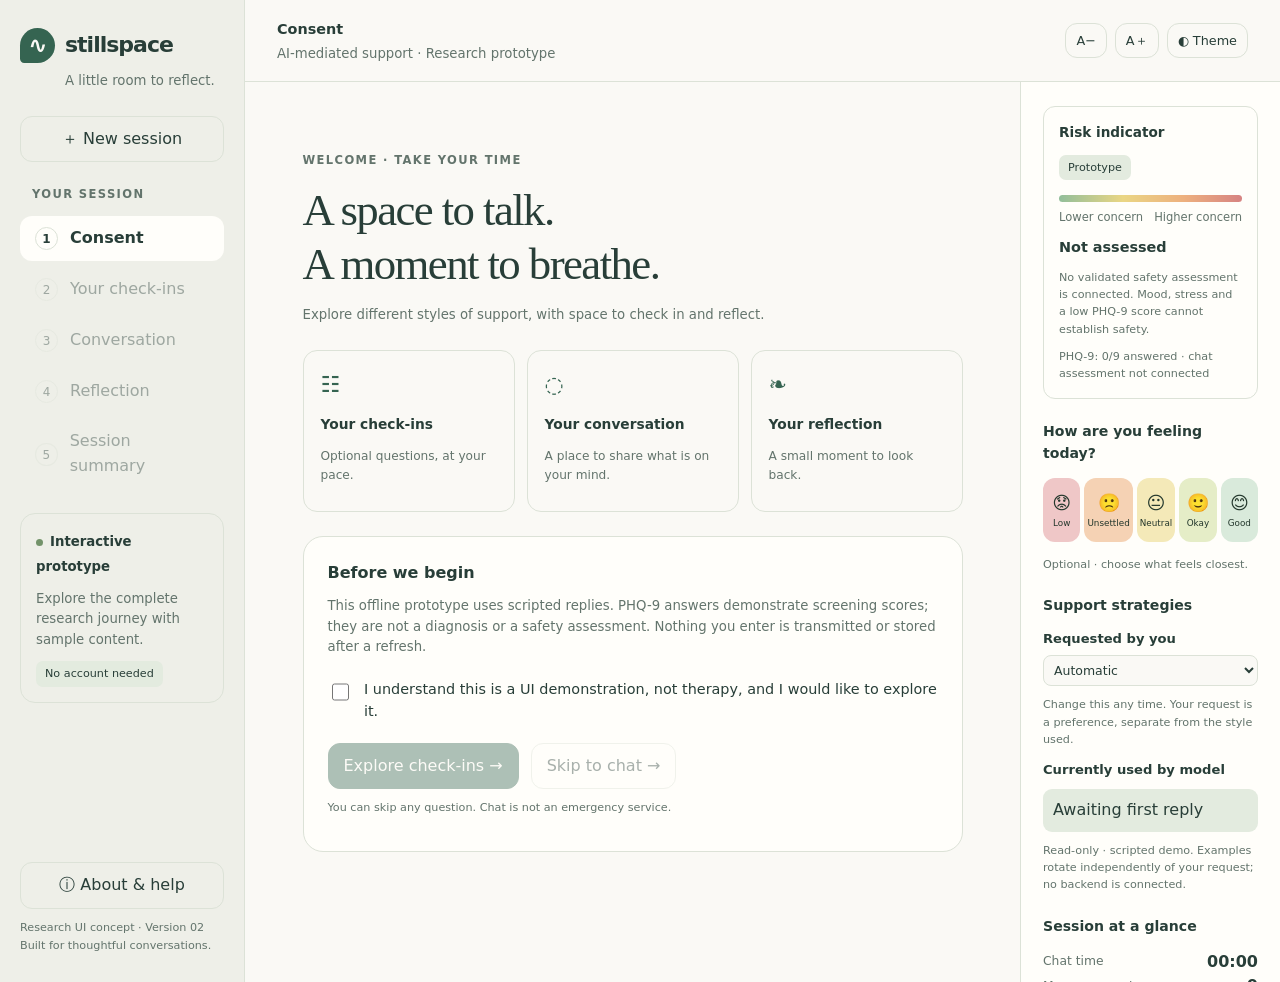
<file: docs/mockup/Stillspace-2.html>
<!doctype html><html lang="en"><head><meta charset="utf-8"><meta name="viewport" content="width=device-width,initial-scale=1"><title>Stillspace · Support research prototype</title><style>
:root{--bg:#faf9f5;--panel:#fffefa;--side:#eeefe8;--ink:#283e38;--muted:#63746c;--line:#dce2d7;--green:#356451;--soft:#e3ebdf;--gold:#f3e8c6;--user:#eaf0e5;font-size:16px}*{box-sizing:border-box}body{margin:0;background:var(--bg);color:var(--ink);font-family:Inter,ui-sans-serif,system-ui,sans-serif;line-height:1.55}body.dark{--bg:#18221e;--panel:#202d26;--side:#142019;--ink:#e6ede4;--muted:#b0c0b5;--line:#3b4c40;--green:#a5cdb4;--soft:#334d3d;--gold:#51492e;--user:#304737}button,input,textarea,select{font:inherit}button,a,select,input{touch-action:manipulation}button{cursor:pointer;color:inherit;background:transparent;border:1px solid var(--line);border-radius:12px;padding:10px 15px}button:hover{background:var(--soft)}button:focus-visible,select:focus-visible,textarea:focus-visible,input:focus-visible,a:focus-visible{outline:3px solid #b58b31;outline-offset:3px}button:disabled{opacity:.4;cursor:not-allowed}.primary{background:var(--green);color:var(--bg);border-color:var(--green)}.primary:hover{filter:brightness(.92);background:var(--green)}.shell{display:grid;grid-template-columns:245px minmax(0,1fr);min-height:100dvh}.sidebar{background:var(--side);padding:28px 20px;display:flex;flex-direction:column;gap:24px;border-right:1px solid var(--line)}.brand{display:flex;align-items:center;gap:10px;font-size:22px;font-weight:650;letter-spacing:-1px}.logo{width:35px;height:35px;border-radius:50% 50% 50% 12%;background:var(--green);display:grid;place-items:center;color:var(--bg);font-size:23px}.caption,.eyebrow{font-size:.72rem;letter-spacing:.12em;text-transform:uppercase;color:var(--muted);font-weight:650}.sub{font-size:.83rem;color:var(--muted)}nav{display:grid;gap:6px}nav button{text-align:left;border:0;display:flex;align-items:center;gap:12px}nav button.active{background:var(--panel);font-weight:650}.stepnum{font-size:.75rem;border:1px solid var(--line);border-radius:50%;width:23px;height:23px;text-align:center;line-height:22px}.sessionbox{border:1px solid var(--line);padding:15px;border-radius:15px}.dot{display:inline-block;width:7px;height:7px;border-radius:50%;background:#73936a;margin-right:7px}.sidebar footer{margin-top:auto;display:grid;gap:10px}.top{height:82px;border-bottom:1px solid var(--line);display:flex;align-items:center;justify-content:space-between;padding:0 32px;gap:15px}.top strong{font-size:.9rem}.top .sub{margin-top:2px}.tools{display:flex;gap:8px;align-items:center}.tools button{padding:7px 10px;font-size:.8rem}main{min-width:0}.workspace{display:grid;grid-template-columns:minmax(0,1fr) 260px;min-height:calc(100dvh - 82px)}.center{padding:35px 40px 20px;min-width:0}.rail{border-left:1px solid var(--line);padding:30px 22px;background:var(--panel)}.rail h3{font-size:.88rem;margin:0 0 12px}.rail section{margin-bottom:28px}.tag{display:inline-block;padding:4px 9px;background:var(--soft);border-radius:7px;font-size:.7rem;color:var(--ink)}h1,h2{font-family:Georgia,serif;font-weight:400;letter-spacing:-.035em;line-height:1.2}h1{font-size:2.8rem;margin:14px 0}h2{font-size:2rem;margin:10px 0 18px}p{margin:10px 0}.intro{max-width:660px;margin:35px auto}.leaf{font-size:32px;width:70px;height:70px;border-radius:24px;background:var(--soft);display:grid;place-items:center}.card{border:1px solid var(--line);background:var(--panel);border-radius:20px;padding:24px;margin:22px 0}.row{display:flex;align-items:center;gap:12px;flex-wrap:wrap}.split{display:grid;grid-template-columns:1fr 1fr;gap:15px}.check{display:flex;align-items:flex-start;gap:12px;font-size:.9rem;margin:20px 0}.check input{width:18px;height:18px;margin-top:5px;accent-color:var(--green)}.note{background:var(--gold);border-radius:12px;padding:12px 15px;font-size:.82rem}.actions{display:flex;justify-content:space-between;gap:10px;margin-top:26px}.survey{max-width:680px;margin:12px auto}.question{padding:19px 0;border-bottom:1px solid var(--line)}.question label{display:block;font-weight:550;margin-bottom:10px}.scale{display:flex;gap:8px}.scale label{flex:1;margin:0}.scale input{position:absolute;opacity:0}.scale span{display:block;border:1px solid var(--line);border-radius:10px;text-align:center;padding:9px}.scale input:checked+span{background:var(--green);color:var(--bg)}.scale input:focus-visible+span{outline:3px solid #b58b31}.ends{display:flex;justify-content:space-between;font-size:.72rem;color:var(--muted);margin-top:5px}.moods{display:flex;gap:7px;margin:14px 0}.moods button{flex:1;font-size:20px;padding:10px 2px}.moods button.selected{background:var(--soft);border-color:var(--green)}.chat{height:calc(100dvh - 145px);display:flex;flex-direction:column;max-width:800px;margin:auto}.chathead{display:flex;justify-content:space-between;align-items:center;padding-bottom:15px;border-bottom:1px solid var(--line)}.messages{overflow-y:auto;flex:1;padding:25px 0;scroll-behavior:smooth}.message{margin:0 0 23px;max-width:90%;font-size:.95rem}.message.user{margin-left:auto;background:var(--user);border-radius:18px 18px 4px 18px;padding:14px 19px;max-width:80%}.author{font-size:.72rem;font-weight:700;display:flex;align-items:center;gap:8px;margin-bottom:8px}.strategybadge{font-size:.65rem;font-weight:400;color:var(--muted)}.composer{background:var(--panel);border:1px solid var(--line);border-radius:18px;padding:13px;box-shadow:0 8px 30px #233a2510}.composer textarea{resize:vertical;min-height:60px;max-height:160px;width:100%;border:0;background:transparent;color:var(--ink);outline-offset:0}.composerfooter{display:flex;align-items:center;justify-content:space-between;gap:8px}.composer select,.rail select{max-width:100%;border:1px solid var(--line);background:var(--bg);color:var(--ink);border-radius:8px;padding:6px;font-size:.78rem}.promptchips{display:flex;gap:7px;flex-wrap:wrap;margin:12px 0}.promptchips button{font-size:.75rem;padding:7px 10px}.tiny{font-size:.7rem;color:var(--muted)}.metric{background:var(--soft);padding:18px;border-radius:15px}.metric strong{font-size:1.8rem;display:block;font-weight:500}.bar{height:7px;background:var(--line);border-radius:5px;overflow:hidden;margin:8px 0 14px}.bar div{height:100%;background:var(--green);border-radius:5px}.mobilemenu{display:none}.helpdialog{border:1px solid var(--line);background:var(--panel);color:var(--ink);border-radius:20px;max-width:500px;padding:28px}dialog::backdrop{background:#12251b77}.toast{position:fixed;bottom:22px;left:50%;transform:translateX(-50%);background:var(--ink);color:var(--bg);padding:10px 18px;border-radius:12px;z-index:10}a{color:var(--green)}@media(min-width:1450px){.center{padding-left:70px;padding-right:70px}}@media(max-width:1150px){.workspace{grid-template-columns:minmax(0,1fr)}.rail{display:none}.sidebar{width:220px}.shell{grid-template-columns:220px minmax(0,1fr)}}@media(max-width:700px){.shell{display:block}.sidebar{display:none;width:100%;border-bottom:1px solid var(--line);padding:18px}.shell.menu .sidebar{display:flex}.sidebar footer,.sessionbox{display:none}.sidebar nav{grid-template-columns:1fr 1fr}.top{height:72px;padding:0 14px}.mobilemenu{display:inline-block}.top .sub{display:none}.tools{gap:4px}.tools button{padding:7px}.center{padding:22px 18px}.intro{margin:10px auto}h1{font-size:2.2rem}.card{padding:20px}.chat{height:calc(100dvh - 116px)}.split{gap:10px}.message{max-width:97%}.chathead strong{font-size:.9rem}.chathead button{font-size:.75rem;padding:8px}.tools .fontdown{display:none}}@media(prefers-reduced-motion:reduce){*{scroll-behavior:auto!important}}

.journey{display:grid;grid-template-columns:repeat(3,1fr);gap:12px;margin:24px 0}.journey article{border:1px solid var(--line);border-radius:14px;padding:17px}.journey .symbol{display:block;font-size:22px;margin-bottom:10px;color:var(--green)}.journey strong{font-size:.86rem}.journey p{font-size:.76rem;color:var(--muted)}.tabs{display:flex;gap:8px;flex-wrap:wrap;margin:24px 0 16px}.tabs button{font-size:.8rem}.tabs button[aria-selected=true]{background:var(--soft);border-color:var(--green)}.surveybar{position:sticky;top:0;z-index:2;background:var(--bg);padding:12px 0;border-bottom:1px solid var(--line);display:flex;justify-content:space-between;align-items:center;gap:10px}.surveybar .sub{font-size:.75rem}.textbutton{border:0;padding:7px 0;text-decoration:underline;text-underline-offset:4px;color:var(--muted);font-size:.76rem}.phqrow{border-bottom:1px solid var(--line);padding:22px 0}.phqrow:last-child{border:0}.phqrow legend{padding:0;font-weight:550;font-size:.92rem}.phqrow fieldset,fieldset.phqrow{border-left:0;border-top:0;border-right:0;margin:0;min-width:0}.responsegrid{display:grid;grid-template-columns:repeat(4,1fr);gap:8px;margin-top:14px}.responsegrid label{cursor:pointer;position:relative}.responsegrid input,.numberline input,.choices input{position:absolute;opacity:0;width:1px;height:1px}.responsegrid span{height:100%;min-height:76px;display:flex;flex-direction:column;justify-content:center;gap:4px;padding:11px 7px;text-align:center;border-radius:11px;border:1px solid var(--line);font-size:.72rem;color:#24362c;background:var(--tone);transition:box-shadow .15s}.responsegrid b{font-size:.95rem;font-weight:650}.responsegrid input:checked+span{box-shadow:inset 0 0 0 2px #263e32;outline:2px solid var(--tone);outline-offset:2px}.responsegrid input:checked+span:after{content:'✓ Selected';font-size:.62rem}.responsegrid input:focus-visible+span,.numberline input:focus-visible+span,.choices input:focus-visible+span{outline:3px solid #98711f;outline-offset:3px}.gradient{height:10px;position:relative;border-radius:10px;background:linear-gradient(90deg,#76ae82 0%,#e5cc66 35%,#e99d5f 68%,#cc6464 100%);margin:15px 0 7px}.gradient.reverse{background:linear-gradient(90deg,#cc6464,#e99d5f,#e5cc66,#76ae82)}.marker{position:absolute;left:var(--position);top:-5px;transform:translateX(-50%);width:4px;height:20px;background:var(--ink);border:1px solid var(--panel);border-radius:4px}.scorebox{padding:20px;border:1px solid var(--line);border-radius:15px;background:var(--panel);margin:18px 0}.scorebox strong{font-size:1.45rem;font-weight:550}.scorebox .sub{margin-top:5px}.numberline{display:grid;grid-template-columns:repeat(11,minmax(0,1fr));gap:4px;margin-top:15px}.numberline label{cursor:pointer;min-width:0}.numberline span{display:grid;place-items:center;border-radius:8px;border:1px solid var(--line);padding:10px 0;font-size:.82rem;background:var(--tone);color:#20342a}.numberline input:checked+span{outline:2px solid var(--ink);outline-offset:2px;font-weight:750}.choices{display:flex;gap:10px;margin-top:14px}.choices label{flex:1;cursor:pointer}.choices span{display:block;text-align:center;padding:12px;border:1px solid var(--line);border-radius:10px;font-size:.86rem}.choices input:checked+span{background:var(--soft);border-color:var(--green);box-shadow:inset 0 0 0 1px var(--green)}.labelblock{display:block;font-size:.82rem;font-weight:600;margin:12px 0 6px}.field{width:100%;padding:11px;border:1px solid var(--line);border-radius:9px;background:var(--bg);color:var(--ink)}.riskbox{border:1px solid var(--line);border-radius:12px;padding:15px;margin-bottom:22px}.riskbox strong{font-size:.85rem}.riskbox .gradient{height:7px;opacity:.8}.riskstatus{font-size:.9rem;font-weight:600;margin-top:9px}.followup{border:1px solid #b2684c;background:var(--gold);border-radius:12px;padding:16px;margin:16px 0}.followup p{font-size:.82rem}.mobilecontext{display:none}.rail{padding-top:24px}.rail section{margin-bottom:22px}.moods button{background:var(--tone);color:#22362b;border:1px solid transparent}.moods button.selected{background:var(--tone);border:2px solid #243e2f;box-shadow:0 0 0 2px var(--panel),0 0 0 3px var(--ink)}.moods small{display:block;font-size:.55rem}.rail .moods{gap:4px}.rail .moods button{font-size:18px}.rail .sub{font-size:.77rem}.rail h2{font-size:1.4rem!important}.rail select{width:100%}.strategyused{display:block;padding:9px 10px;background:var(--soft);border-radius:9px;margin:8px 0}.chat{height:calc(100dvh - 145px)}.chathead{gap:12px}.chatreturn{font-size:.73rem}.daycontrols{display:flex;gap:8px;flex-wrap:wrap;margin-top:15px}.daycontrols button{font-size:.76rem}.noscore{color:var(--muted)}@media(max-width:1150px){.mobilecontext{display:block;margin:0 0 20px}.mobilecontext summary{font-size:.8rem;padding:10px 12px;cursor:pointer;border:1px solid var(--line);border-radius:10px}.mobilecontext .contextbody{padding:16px;background:var(--panel);border:1px solid var(--line);border-radius:12px;margin-top:8px}.chat{height:auto;min-height:65dvh}.messages{min-height:200px;max-height:45dvh}}@media(max-width:700px){.journey{grid-template-columns:1fr;gap:8px}.journey article{display:grid;grid-template-columns:28px 1fr;gap:0 10px;padding:12px}.journey .symbol{grid-row:span 2;margin:0}.journey p{margin:3px 0 0}.responsegrid{gap:5px}.responsegrid span{font-size:.65rem;padding:8px 4px;min-height:90px}.numberline{gap:3px}.numberline span{font-size:.7rem;border-radius:6px;padding:12px 0}.choices{gap:6px}.choices span{padding:10px 5px}.surveybar{flex-wrap:wrap}.tabs button{font-size:.72rem;padding:9px}.card{padding:18px}.survey .card{margin-top:16px}.tools .fontdown{display:inline-block}.top .tools button{font-size:.7rem}.top{gap:8px}.top strong{font-size:.8rem}.chathead{flex-wrap:wrap}.scorebox{padding:16px}}
@media(min-width:1151px){.rail{position:sticky;top:0;align-self:start;max-height:100dvh;overflow-y:auto}}
</style></head><body><div class="shell" id="shell"><aside class="sidebar"><div><div class="brand"><span class="logo">∿</span>stillspace</div><div class="sub" style="margin:8px 0 0 45px">A little room to reflect.</div></div><button id="newSession">＋ New session</button><div><div class="caption" style="margin:0 12px 12px">Your session</div><nav id="nav"></nav></div><div class="sessionbox"><span class="dot"></span><strong style="font-size:.83rem">Interactive prototype</strong><p class="sub">Explore the complete research journey with sample content.</p><span class="tag">No account needed</span></div><footer><button data-help>ⓘ About & help</button><div class="tiny">Research UI concept · Version 02<br>Built for thoughtful conversations.</div></footer></aside><main><header class="top"><div class="row"><button class="mobilemenu" aria-label="Toggle navigation" id="menu">☰</button><div><strong id="pagetitle">Welcome to Stillspace</strong><div class="sub">AI-mediated support · Research prototype</div></div></div><div class="tools"><button class="fontdown" id="smaller" aria-label="Decrease text size">A−</button><button id="larger" aria-label="Increase text size">A＋</button><button id="theme" aria-label="Toggle dark mode">◐ Theme</button></div></header><div class="workspace"><section class="center" id="view"></section><aside class="rail" id="rail"></aside></div></main></div><dialog id="help" class="helpdialog"><div class="eyebrow">About Stillspace</div><h2>A prototype for your research.</h2><p>This downloadable interface demonstrates consent, surveys, mood check-ins and different support styles. All replies are prewritten examples; no AI service is connected.</p><p class="sub">Survey wording is provisional. No data is sent anywhere or retained after a refresh. This demo is not therapy or an emergency service. If you need urgent help, contact local emergency services or someone you trust.</p><button class="primary" id="closeHelp">Got it</button></dialog><div id="status" role="status" aria-live="polite"></div><script>
'use strict';
const $=id=>document.getElementById(id);
const strategies=['Validation','Reflection','Reassurance','Advice'];
const names=['Consent','Your check-ins','Conversation','Reflection','Session summary'];
const options=['Not at all','Several days','More than half the days','Nearly every day'];
const phqQuestions=['Little interest or pleasure in doing things','Feeling down, depressed, or hopeless','Trouble falling or staying asleep, or sleeping too much','Feeling tired or having little energy','Poor appetite or overeating','Feeling bad about yourself — or that you are a failure or have let yourself or your family down','Trouble concentrating on things, such as reading the newspaper or watching television','Moving or speaking so slowly that other people could have noticed. Or the opposite — being so fidgety or restless that you have been moving around a lot more than usual','Thoughts that you would be better off dead, or of hurting yourself'];
const tones=['#d9eadb','#f4e9b8','#f5d2b4','#efc7c7'];
const replies={Validation:'It makes sense to want space to talk about what is on your mind. This is a scripted example of acknowledging a feeling. What would you like to feel understood about?',Reflection:'Sometimes it helps to slow down and name the part that feels most important. This is a scripted example of reflection. What would you like to explore?',Reassurance:'You do not have to figure everything out in this moment. This scripted example offers gentle reassurance. What would feel supportive right now?',Advice:'If you would like a practical step, you could pause and choose one small thing within your control. This is a sample suggestion, not personalised guidance. Would you prefer to explore a next step or keep talking?'};
let step=0,unlocked=0,consent=false,font=16,preferred='Automatic',implemented=null,mood=null,tab='fortnight',messages=[],phq={},extra={},daily={},setup={},post={},busy=false,epoch=0,started=null,elapsed=0,day=0,setupDone=false,lastDaily=null,lastFortnight=null;
function esc(s){const d=document.createElement('div');d.textContent=String(s);return d.innerHTML}
function format(ms){let s=Math.floor(ms/1000);return String(Math.floor(s/60)).padStart(2,'0')+':'+String(s%60).padStart(2,'0')}
function go(n){if(n>unlocked)return;if(step===2&&n!==2&&started){elapsed+=Date.now()-started;started=null}if(n===2&&!started)started=Date.now();step=n;render();$('shell').classList.remove('menu');window.scrollTo(0,0)}
function advance(){unlocked=Math.max(unlocked,step+1);go(step+1)}
function enterChat(){unlocked=Math.max(unlocked,2);go(2)}
function nav(){$('nav').innerHTML=names.map((n,i)=>`<button class="${i===step?'active':''}" ${i>unlocked?'disabled':''} data-step="${i}" ${i===step?'aria-current="step"':''}><span class="stepnum">${i<step?'✓':i+1}</span>${n}</button>`).join('');document.querySelectorAll('[data-step]').forEach(b=>b.onclick=()=>go(+b.dataset.step));$('pagetitle').textContent=names[step]}
function risk(){const flag=phq[8]>0;return `<div class="riskbox"><div class="row" style="justify-content:space-between"><strong>Risk indicator</strong><span class="tag">Prototype</span></div><div class="gradient">${flag?'<i class="marker" style="--position:92%"></i>':''}</div><div class="ends"><span>Lower concern</span><span>Higher concern</span></div><div class="riskstatus">${flag?'Follow-up needed':'Not assessed'}</div><p class="tiny">${flag?'A response to PHQ-9 item 9 needs a human follow-up. This is not a calculated risk level.':'No validated safety assessment is connected. Mood, stress and a low PHQ-9 score cannot establish safety.'}</p><div class="tiny">PHQ-9: ${Object.keys(phq).length}/9 answered · chat assessment not connected</div></div>`}
function support(){return `<h3>Support strategies</h3><label class="labelblock" for="preferred">Requested by you</label><select class="field" id="preferred"><option>Automatic</option>${strategies.map(s=>`<option ${preferred===s?'selected':''}>${s}</option>`).join('')}</select><p class="tiny">Change this any time. Your request is a preference, separate from the style used.</p><div class="labelblock">Currently used by model</div><output class="strategyused">${implemented||'Awaiting first reply'}</output><p class="tiny">Read-only · scripted demo. Examples rotate independently of your request; no backend is connected.</p>`}
function moodHtml(){return `<h3>How are you feeling today?</h3><div class="moods">${[['😟','Low'],['🙁','Unsettled'],['😐','Neutral'],['🙂','Okay'],['😊','Good']].map(([e,n],i)=>`<button style="--tone:${['#efc7c7','#f5d2b4','#f4e9b8','#e5edc7','#d9eadb'][i]}" aria-label="${n}" aria-pressed="${mood===i}" class="${mood===i?'selected':''}" data-mood="${i}">${e}<small>${n}</small></button>`).join('')}</div><p class="tiny">${mood===null?'Optional · choose what feels closest.':'Mood selected for today. You can change it.'}</p>`}
function renderContext(){$('rail').innerHTML=risk()+`<section>${moodHtml()}</section><section>${support()}</section><section><h3>Session at a glance</h3><div class="row" style="justify-content:space-between"><span class="sub">Chat time</span><strong data-clock>${format(elapsed+(started?Date.now()-started:0))}</strong></div><div class="row" style="justify-content:space-between"><span class="sub">Messages sent</span><strong>${messages.filter(m=>m.role==='user').length}</strong></div></section><button data-help style="width:100%">About this demo ↗</button>`;const mobile=$('mobilecontext');if(mobile)mobile.innerHTML=`<summary>Risk: ${phq[8]>0?'follow-up needed':'not assessed'} · Support & mood ▾</summary><div class="contextbody">${risk()}${moodHtml()}${support().replaceAll('preferred','mobilepreferred')}</div>`;bindContext()}
function bindContext(){document.querySelectorAll('[data-mood]').forEach(b=>b.onclick=()=>{mood=+b.dataset.mood;renderContext();if(step===1&&tab==='daily')survey()});['preferred','mobilepreferred','setupstyle'].forEach(id=>{const e=$(id);if(e){e.value=preferred;e.onchange=()=>{preferred=e.value;setup.preferred=preferred;renderContext();if($('setupstyle'))$('setupstyle').value=preferred}}});document.querySelectorAll('[data-help]').forEach(b=>b.onclick=()=>$('help').showModal())}
function render(){nav();if(step===0)welcome();if(step===1)survey();if(step===2)chat();if(step===3)reflection();if(step===4)summary();renderContext()}
function mobile(){return '<details class="mobilecontext" id="mobilecontext"></details>'}
function welcome(){$('view').innerHTML=`<div class="intro"><div class="eyebrow">Welcome · take your time</div><h1>A space to talk.<br>A moment to breathe.</h1><p class="sub">Explore different styles of support, with space to check in and reflect.</p><div class="journey"><article><span class="symbol">☷</span><strong>Your check-ins</strong><p>Optional questions, at your pace.</p></article><article><span class="symbol">◌</span><strong>Your conversation</strong><p>A place to share what is on your mind.</p></article><article><span class="symbol">❧</span><strong>Your reflection</strong><p>A small moment to look back.</p></article></div><div class="card"><strong>Before we begin</strong><p class="sub">This offline prototype uses scripted replies. PHQ-9 answers demonstrate screening scores; they are not a diagnosis or a safety assessment. Nothing you enter is transmitted or stored after a refresh.</p><label class="check"><input type="checkbox" id="agree" ${consent?'checked':''}><span>I understand this is a UI demonstration, not therapy, and I would like to explore it.</span></label><div class="row"><button class="primary" id="begin" ${consent?'':'disabled'}>Explore check-ins →</button><button id="direct" ${consent?'':'disabled'}>Skip to chat →</button></div><p class="tiny">You can skip any question. Chat is not an emergency service.</p></div></div>`;$('agree').onchange=e=>{consent=e.target.checked;$('begin').disabled=$('direct').disabled=!consent};$('begin').onclick=advance;$('direct').onclick=enterChat}
function score(){const count=Object.keys(phq).length;const total=Object.values(phq).reduce((a,b)=>a+b,0);const complete=count===9;const band=total<5?'Minimal':total<10?'Mild':total<15?'Moderate':total<20?'Moderately severe':'Severe';return `<div class="scorebox"><div class="row" style="justify-content:space-between"><div><div class="eyebrow">Depression score · PHQ-9</div><strong>${complete?total+' / 27':count?total+' so far':'— / 27'}</strong></div><span class="tag">${count}/9 answered</span></div><div class="gradient">${count?`<i class="marker" style="--position:${Math.max(1,Math.min(99,total/27*100))}%"></i>`:''}</div><div class="ends"><span>0 · Minimal</span><span>27 · Severe</span></div><p class="sub">${complete?band+' symptom range · screening result, not a diagnosis.':'Incomplete · no severity result. Unanswered questions are not scored as zero.'}</p></div>`}
function alertHtml(){return phq[8]>0?`<div class="followup" role="status"><strong>A human follow-up matters here.</strong><p>Thank you for answering. This demo cannot assess your immediate safety or contact anyone. If this reflects how you feel, consider reaching out to a trusted person or qualified mental health professional. If you may act on these thoughts now, contact local emergency services.</p><p class="tiny">This notice is triggered by item 9 independently of the total score. You can continue or skip to the chat.</p></div>`:''}
function questionHeader(q){return `<legend>${esc(q)}</legend>`}
function skipButton(group,key){return `<button type="button" class="textbutton" data-skipgroup="${group}" data-skipkey="${key}">Skip for now</button>`}
function phqHtml(){return `<div id="score">${score()}</div><div class="card"><div class="eyebrow">Every two weeks · 9 questions</div><h2 style="font-size:1.65rem">A check-in over time</h2><p class="sub">Over the last 2 weeks, how often have you been bothered by any of the following problems?</p>${phqQuestions.map((q,i)=>`<fieldset class="phqrow">${questionHeader((i+1)+'. '+q)}<div class="responsegrid">${options.map((o,v)=>`<label><input type="radio" name="phq${i}" data-group="phq" data-key="${i}" value="${v}" ${phq[i]===v?'checked':''}><span style="--tone:${tones[v]}"><b>${v}</b>${o}</span></label>`).join('')}</div>${skipButton('phq',i)}</fieldset>`).join('')}<div id="followup">${alertHtml()}</div><p class="tiny">PHQ-9 · Developed by Drs. Robert L. Spitzer, Janet B. W. Williams, Kurt Kroenke and colleagues. <a href="https://med.stanford.edu/fastlab/research/imapp/_jcr_content/main/accordion_copy/accordion_content3/download_256324296/file.res/PHQ9%20id%20date%2008.03.pdf" target="_blank" rel="noopener">Original questionnaire ↗</a></p></div><div class="card"><div class="eyebrow">After the nine questions</div><h2 style="font-size:1.65rem">A little more context</h2><fieldset class="phqrow">${questionHeader('How difficult have these problems made work, home life or getting along with others?')}<div class="choices" style="flex-wrap:wrap">${['Not difficult at all','Somewhat difficult','Very difficult','Extremely difficult'].map(v=>`<label><input type="radio" name="difficulty" data-group="extra" data-key="difficulty" value="${v}" ${extra.difficulty===v?'checked':''}><span>${v}</span></label>`).join('')}</div><p class="tiny">PHQ-9 functional impact follow-up · not included in the 0–27 score.</p>${skipButton('extra','difficulty')}</fieldset>${scaleQuestion('wellbeing','How would you rate your overall mental well-being currently?','Very poor','Very good',true,extra)}${scaleQuestion('stress','How would you rate your stress levels on average?','No stress','Extremely high stress',false,extra)}${yesNo('support','Do you feel supported by your family and friends regarding your mental health?','extra',extra)}<p class="tiny">Additional well-being questions are separate from PHQ-9 scoring. Scale adapted to 0–10 for this prototype. <a target="_blank" rel="noopener" href="https://www.zonkafeedback.com/blog/mental-health-survey-questions">Question reference ↗</a></p></div>`}
function tone(v,reverse){const idx=Math.round((reverse?10-v:v)/10*3);return tones[idx]}
function scaleQuestion(key,q,left,right,reverse,data,group='extra'){return `<fieldset class="phqrow">${questionHeader(q)}<div class="numberline" role="group" aria-label="${esc(q)}">${Array.from({length:11},(_,v)=>`<label><input type="radio" name="${key}" value="${v}" data-group="${group}" data-key="${key}" ${data[key]===v?'checked':''}><span style="--tone:${tone(v,reverse)}">${v}</span></label>`).join('')}</div><div class="gradient ${reverse?'reverse':''}">${data[key]!==undefined?`<i class="marker" style="--position:${Math.max(1,Math.min(99,data[key]*10))}%"></i>`:''}</div><div class="ends"><span>0 · ${left}</span><span>10 · ${right}</span></div><p class="tiny" data-selection="${key}">${data[key]!==undefined?'Selected: '+data[key]+' / 10':'No answer selected'}</p>${skipButton(group,key)}</fieldset>`}
function yesNo(key,q,group,data){return `<fieldset class="phqrow">${questionHeader(q)}<div class="choices">${['Yes','No','Not sure'].map(v=>`<label><input type="radio" name="${group+key}" data-group="${group}" data-key="${key}" value="${v}" ${data[key]===v?'checked':''}><span>${v}</span></label>`).join('')}</div>${skipButton(group,key)}</fieldset>`}
function setupHtml(){return `<div class="card"><span class="tag">Once at setup</span><h2 style="font-size:1.65rem">Make this space yours.</h2><p class="sub">These questions are asked once. Your preferred support style remains editable later.</p><label class="labelblock" for="dob">Date of birth · optional</label><input class="field" id="dob" type="date" max="${new Date().toISOString().slice(0,10)}" value="${setup.dob||''}">${skipButton('setup','dob')}<label class="labelblock" for="setupstyle">What support style would you prefer?</label><select class="field" id="setupstyle"><option>Automatic</option>${strategies.map(x=>`<option>${x}</option>`).join('')}</select><p class="tiny">Validation · Reflection · Reassurance · Advice. Automatic means no specific request.</p>${skipButton('setup','preferred')}<div class="actions"><button class="primary" id="completeSetup">Save setup for this demo →</button></div><p class="tiny">No account is created. Setup is remembered only in this open page.</p></div>`}
function dailyHtml(){return `<div class="card"><span class="tag">Daily / at login</span><h2 style="font-size:1.65rem">How is today feeling?</h2><p class="sub">A short check-in. The sidebar mood control updates the same answer.</p><div id="dailymoods">${moodHtml()}</div><button class="textbutton" id="skipMood">Skip for now</button>${yesNo('dailySupport','Would you like some support today?','daily',daily)}<p class="tiny">Sample daily question · replace with your final wording.</p><div class="actions"><button class="primary" id="completeDaily">Finish daily check-in →</button></div></div>`}
function survey(){const pendingSetup=!setupDone;const pendingDaily=lastDaily!==day;const pendingFortnight=lastFortnight===null||day-lastFortnight>=14;$('view').innerHTML=mobile()+`<div class="survey"><div class="surveybar"><div><strong>Your check-ins</strong><div class="sub">All optional · preview day ${day+1}</div></div><button class="primary" id="skipChat">Skip to chat →</button></div><div class="tabs" role="tablist" aria-label="Check-in frequency">${[['fortnight','Every two weeks',pendingFortnight],['daily','Daily / at login',pendingDaily],['setup','Once at setup',pendingSetup]].map(([id,t,due])=>`<button role="tab" id="tab-${id}" aria-selected="${tab===id}" aria-controls="surveycontent" data-tab="${id}">${t} <span class="tiny">${due?'· Due':'· Done'}</span></button>`).join('')}</div><p class="tiny">Scheduling is simulated in this open page. Skips remain unanswered; completion is an explicit action.</p><div id="surveycontent" role="tabpanel" aria-labelledby="tab-${tab}">${tab==='fortnight'?phqHtml():tab==='daily'?dailyHtml():setupHtml()}</div><div class="actions"><button id="surveyBack">← Back</button><button class="primary" id="surveyNext">${tab==='fortnight'?'Finish two-week check-in →':tab==='daily'?'Continue to setup →':'Continue to chat →'}</button></div><p class="tiny">Finishing with skipped items leaves the PHQ-9 incomplete. Skipped questions can be revisited at any time in this demo.</p></div>`;$('skipChat').onclick=enterChat;$('surveyBack').onclick=()=>go(0);document.querySelectorAll('[data-tab]').forEach(b=>b.onclick=()=>{tab=b.dataset.tab;survey()});$('surveyNext').onclick=()=>{if(tab==='fortnight'){lastFortnight=day;tab='daily';survey()}else if(tab==='daily'){lastDaily=day;tab='setup';survey()}else{setupDone=true;enterChat()}};if($('dob'))$('dob').oninput=e=>setup.dob=e.target.value;if($('completeSetup'))$('completeSetup').onclick=()=>{setupDone=true;enterChat()};if($('completeDaily'))$('completeDaily').onclick=()=>{lastDaily=day;tab=setupDone?'fortnight':'setup';survey()};if($('skipMood'))$('skipMood').onclick=()=>{mood=null;survey()};bindAnswers();renderContext()}
function bindAnswers(){const groups={phq,extra,daily,setup,post};document.querySelectorAll('input[data-group]').forEach(e=>e.onchange=()=>{groups[e.dataset.group][e.dataset.key]=e.dataset.group==='phq'||e.closest('.numberline')?+e.value:e.value;if(e.dataset.group==='phq'){$('score').innerHTML=score();$('followup').innerHTML=alertHtml();renderContext()}else if(e.closest('.numberline')){const field=e.closest('fieldset');field.querySelector('[data-selection]').textContent='Selected: '+e.value+' / 10';field.querySelector('.gradient').innerHTML=`<i class="marker" style="--position:${Math.max(1,Math.min(99,+e.value*10))}%"></i>`}});document.querySelectorAll('[data-skipgroup]').forEach(b=>b.onclick=()=>{const g=b.dataset.skipgroup,k=b.dataset.skipkey;delete groups[g][k];if(g==='setup'&&k==='preferred')preferred='Automatic';if(step===1){survey();const match=document.querySelector(`[data-skipgroup="${g}"][data-skipkey="${k}"]`);if(match){match.focus();match.textContent='Skipped · optional'}}else reflection()})}
function chat(){$('view').innerHTML=mobile()+`<div class="chat"><div class="chathead"><div><strong>Your conversation</strong><div class="tiny"><span class="dot"></span>Scripted demo · nothing is sent</div></div><div class="row"><button class="chatreturn" id="returnSurvey">Check-ins</button><button id="finish">Finish & reflect →</button></div></div><div class="messages" id="messages" role="log" aria-live="polite" aria-label="Conversation"></div><div id="chips" class="promptchips"><button>I've had a busy day</button><button>I want to sort through a feeling</button><button>I could use encouragement</button></div><form class="composer" id="form"><label class="tiny" for="input">Your message</label><textarea id="input" placeholder="What’s on your mind?" maxlength="3000"></textarea><div class="composerfooter"><span class="tiny">Use the side panel to change your requested style.</span><button class="primary" id="send" type="submit" aria-label="Send message" disabled>↑ Send</button></div></form><div class="tiny" style="text-align:center;margin-top:9px">Enter to send · Shift + Enter for a new line · Not personalised advice.</div></div>`;drawMessages();$('input').oninput=()=>{$('send').disabled=!$('input').value.trim()||busy};$('form').onsubmit=e=>{e.preventDefault();send()};$('input').onkeydown=e=>{if(e.key==='Enter'&&!e.shiftKey&&!e.isComposing){e.preventDefault();send()}};document.querySelectorAll('#chips button').forEach(b=>b.onclick=()=>{$('input').value=b.textContent;send()});$('finish').onclick=advance;$('returnSurvey').onclick=()=>go(1)}
function drawMessages(){if(!$('messages'))return;$('messages').innerHTML=`<div class="message"><div class="author">∿ Stillspace <span class="strategybadge">Sample welcome</span></div><p>Welcome. You can start wherever feels comfortable. Would you like to talk something through, feel heard, or explore a small next step?</p></div>`+messages.map(m=>`<div class="message ${m.role}">${m.role==='assistant'?`<div class="author">∿ Stillspace <span class="strategybadge">${m.strategy} · scripted example</span></div>`:''}<p style="white-space:pre-wrap">${esc(m.text)}</p></div>`).join('')+(busy?'<p class="tiny" role="status">Preparing a sample reply…</p>':'');$('messages').scrollTop=$('messages').scrollHeight;if($('chips'))$('chips').style.display=messages.length?'none':'flex'}
function send(){const text=$('input').value.trim();if(!text||busy)return;messages.push({role:'user',text,requestedStrategy:preferred});$('input').value='';busy=true;$('send').disabled=true;drawMessages();const selected=strategies[(messages.filter(m=>m.role==='user').length-1)%4];const token=epoch;setTimeout(()=>{if(token!==epoch)return;implemented=selected;messages.push({role:'assistant',text:replies[selected],strategy:selected});busy=false;drawMessages();if($('send'))$('send').disabled=!$('input').value.trim();renderContext()},650);renderContext()}
function reflection(){$('view').innerHTML=mobile()+`<div class="survey"><div class="surveybar"><strong>Your reflection · optional</strong><button id="skipReflection">Skip for now →</button></div><h2>How did that feel?</h2><p class="sub">Sample post-session questions, ready for your final study wording.</p><div class="card">${scaleQuestion('comfort','How comfortable did you feel sharing your thoughts?','Not at all','Very comfortable',true,post,'post')}${scaleQuestion('validation','How understood or validated did you feel?','Not at all','Very much',true,post,'post')}${yesNo('useful','Did you find this conversation helpful?','post',post)}<div class="actions"><button id="backChat">← Back to chat</button><button class="primary" id="viewSummary">View summary →</button></div></div></div>`;bindAnswers();$('backChat').onclick=()=>go(2);$('viewSummary').onclick=$('skipReflection').onclick=advance;renderContext()}
function summary(){const count=messages.filter(m=>m.role==='user').length;$('view').innerHTML=mobile()+`<div class="survey"><div class="eyebrow">Session complete</div><h2>Thank you for taking a moment.</h2><p class="sub">A snapshot of your prototype session.</p><div class="split" style="margin-top:28px"><div class="metric"><span class="sub">Conversation time</span><strong>${format(elapsed)}</strong></div><div class="metric"><span class="sub">Messages sent</span><strong>${count}</strong></div></div>${score()}<div class="card"><h3>Support styles explored</h3>${strategies.map(s=>{const n=messages.filter(m=>m.strategy===s).length;return `<div class="row" style="justify-content:space-between"><span class="sub">${s}</span><span class="tiny">${n} ${n===1?'reply':'replies'}</span></div><div class="bar"><div style="width:${count?n/count*100:0}%"></div></div>`}).join('')}<p class="tiny">Requested style: ${preferred}. Current model example: ${implemented||'No reply yet'}. These are separate values.</p></div><div class="card"><h3>Preview repeat visits</h3><p class="sub">Try the survey schedules without waiting. This changes only the demo date in this page; it does not schedule reminders or save personal data.</p><div class="daycontrols"><button data-visit="0">Same-day login</button><button data-visit="1">Next day</button><button data-visit="14">14 days later</button></div></div><div class="actions"><button id="review">← Review reflection</button><button id="restart" class="primary">Reset demo</button></div></div>`;$('review').onclick=()=>go(3);$('restart').onclick=reset;document.querySelectorAll('[data-visit]').forEach(b=>b.onclick=()=>{day+=+b.dataset.visit;if(+b.dataset.visit>0){daily={};mood=null}if(+b.dataset.visit>=14){phq={};extra={}}tab=lastFortnight===null||day-lastFortnight>=14?'fortnight':'daily';go(1)});renderContext()}
function reset(){if((messages.length||Object.keys(phq).length||Object.keys(setup).length)&&!confirm('Reset this demo? Your current answers and messages will be cleared.'))return;epoch++;step=unlocked=0;consent=false;mood=null;preferred='Automatic';implemented=null;tab='fortnight';messages=[];phq={};extra={};daily={};setup={};post={};busy=false;started=null;elapsed=0;day=0;setupDone=false;lastDaily=null;lastFortnight=null;render()}
$('help').innerHTML=`<div class="eyebrow">Stillspace · Version 02</div><h2>A research UI prototype.</h2><p>This offline demo shows optional check-ins, a chat with scripted replies, and a session summary. It does not connect to an AI, clinician, account or server.</p><p class="sub">The PHQ-9 total is shown only as a screening example. Item 9 can trigger a follow-up notice independently. No clinical risk assessment is calculated, and chat text is not screened. Additional questions never change the PHQ-9 score.</p><p class="sub">Once-only, daily and fortnightly schedules are simulated during this open page. Refreshing clears all answers. There are no notifications or background checks.</p><button class="primary" id="closeHelp">Got it</button>`;
$('closeHelp').onclick=()=>$('help').close();$('theme').onclick=()=>document.body.classList.toggle('dark');$('larger').onclick=()=>{font=Math.min(20,font+1);document.documentElement.style.fontSize=font+'px'};$('smaller').onclick=()=>{font=Math.max(14,font-1);document.documentElement.style.fontSize=font+'px'};$('newSession').onclick=reset;$('menu').onclick=()=>$('shell').classList.toggle('menu');setInterval(()=>document.querySelectorAll('[data-clock]').forEach(e=>e.textContent=format(elapsed+(started?Date.now()-started:0))),1000);render();
</script></body></html>
</file>
